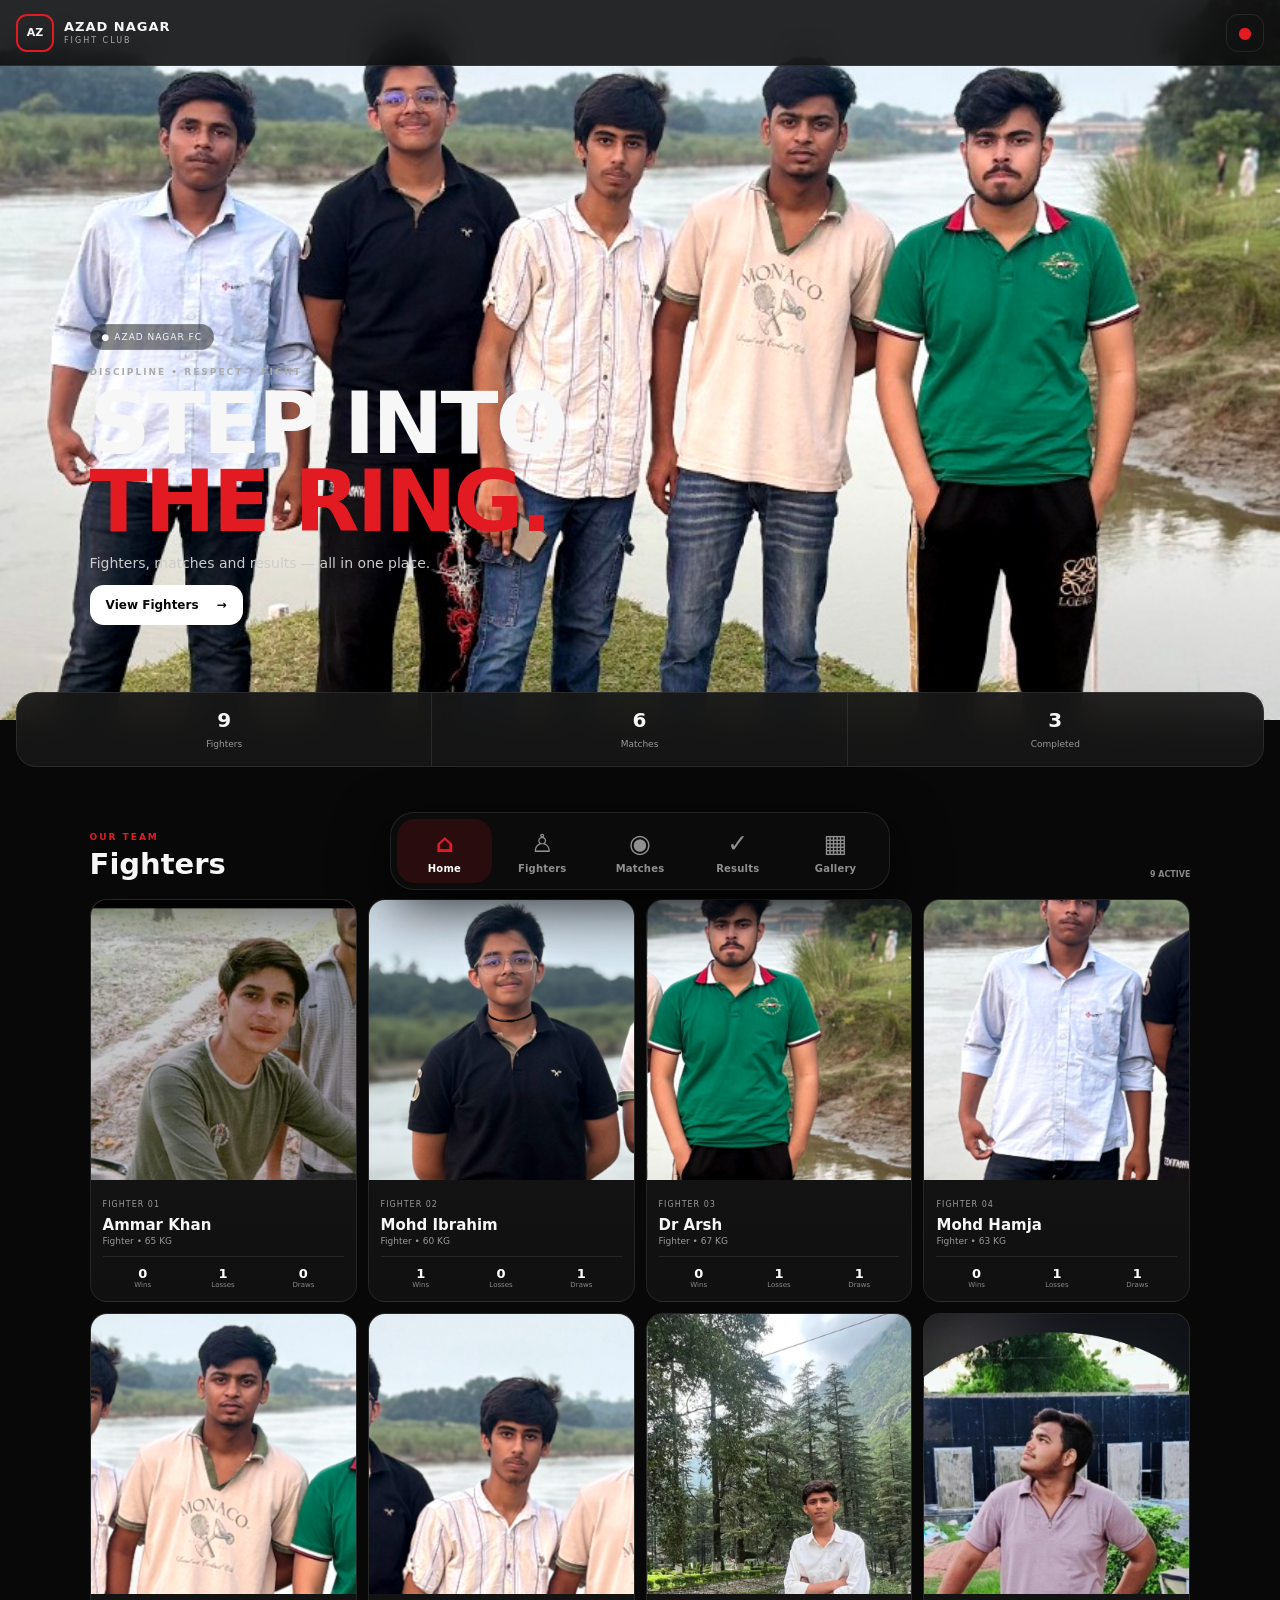
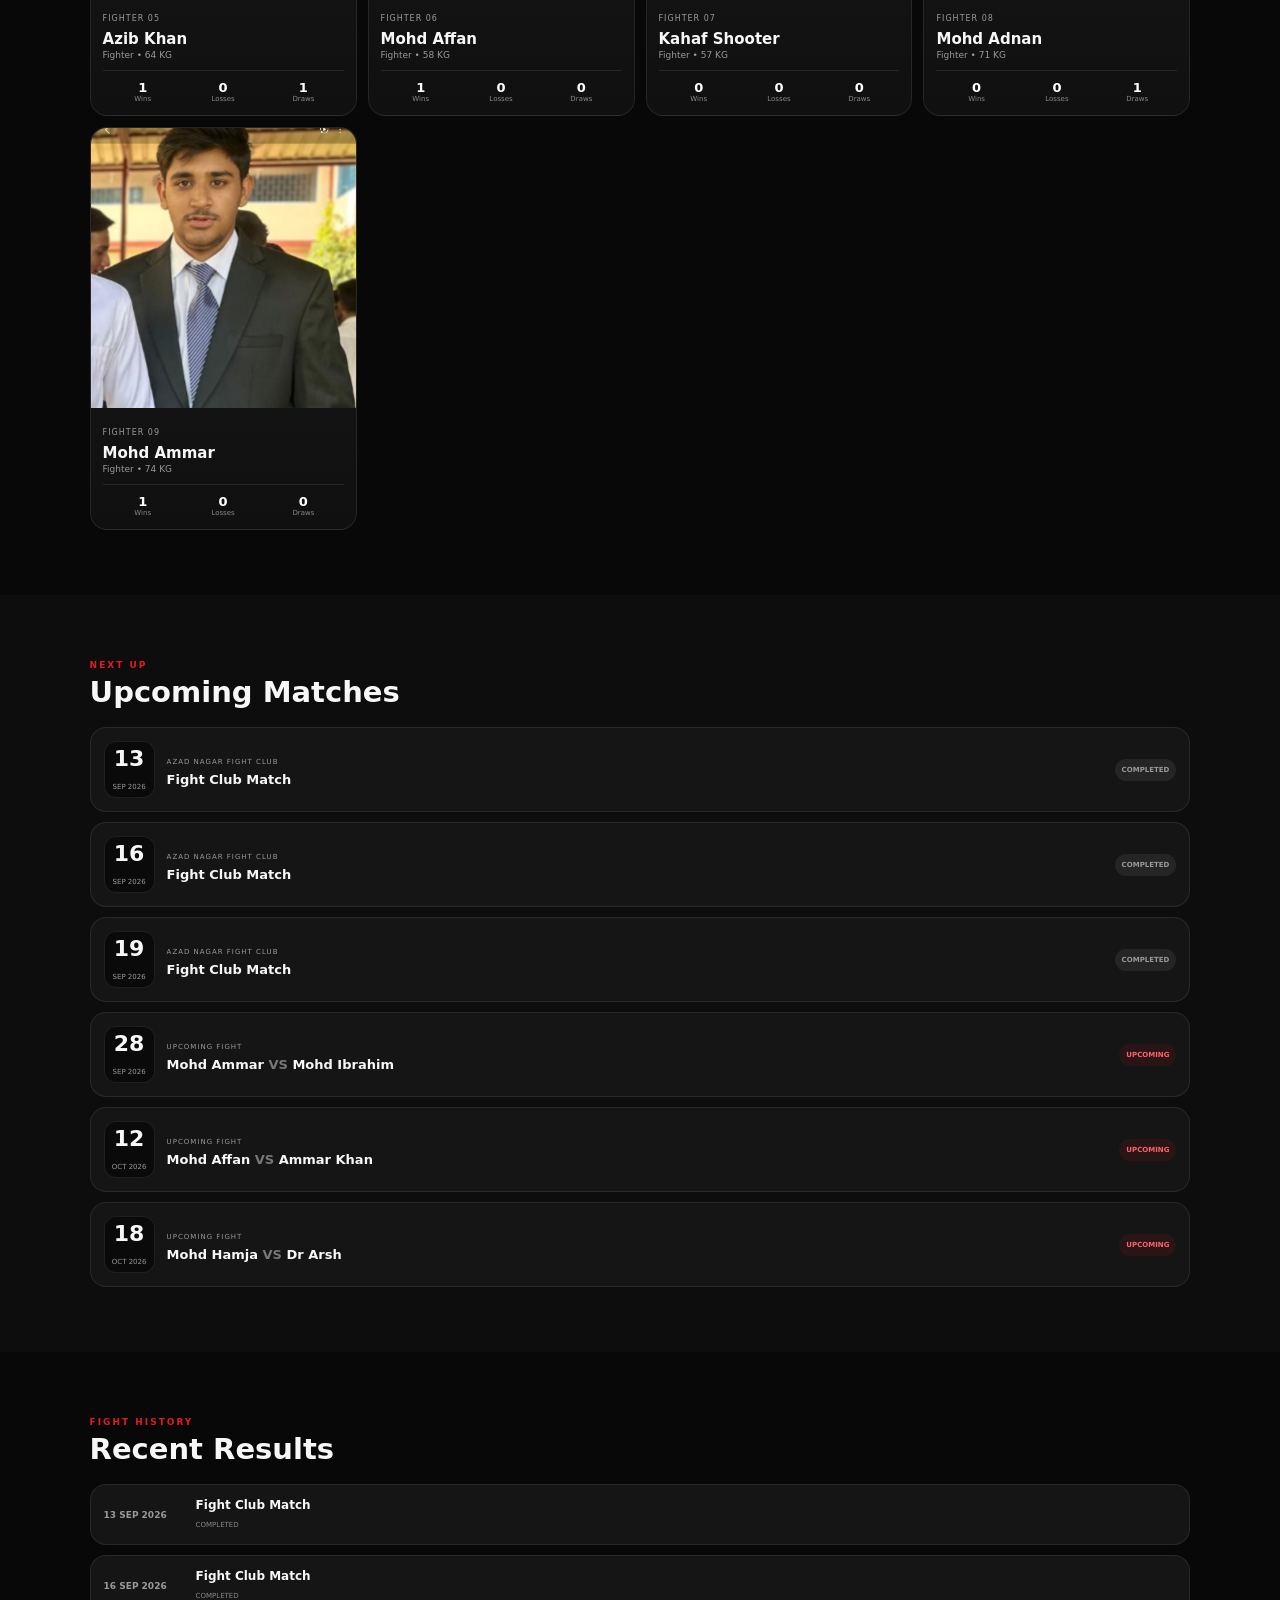
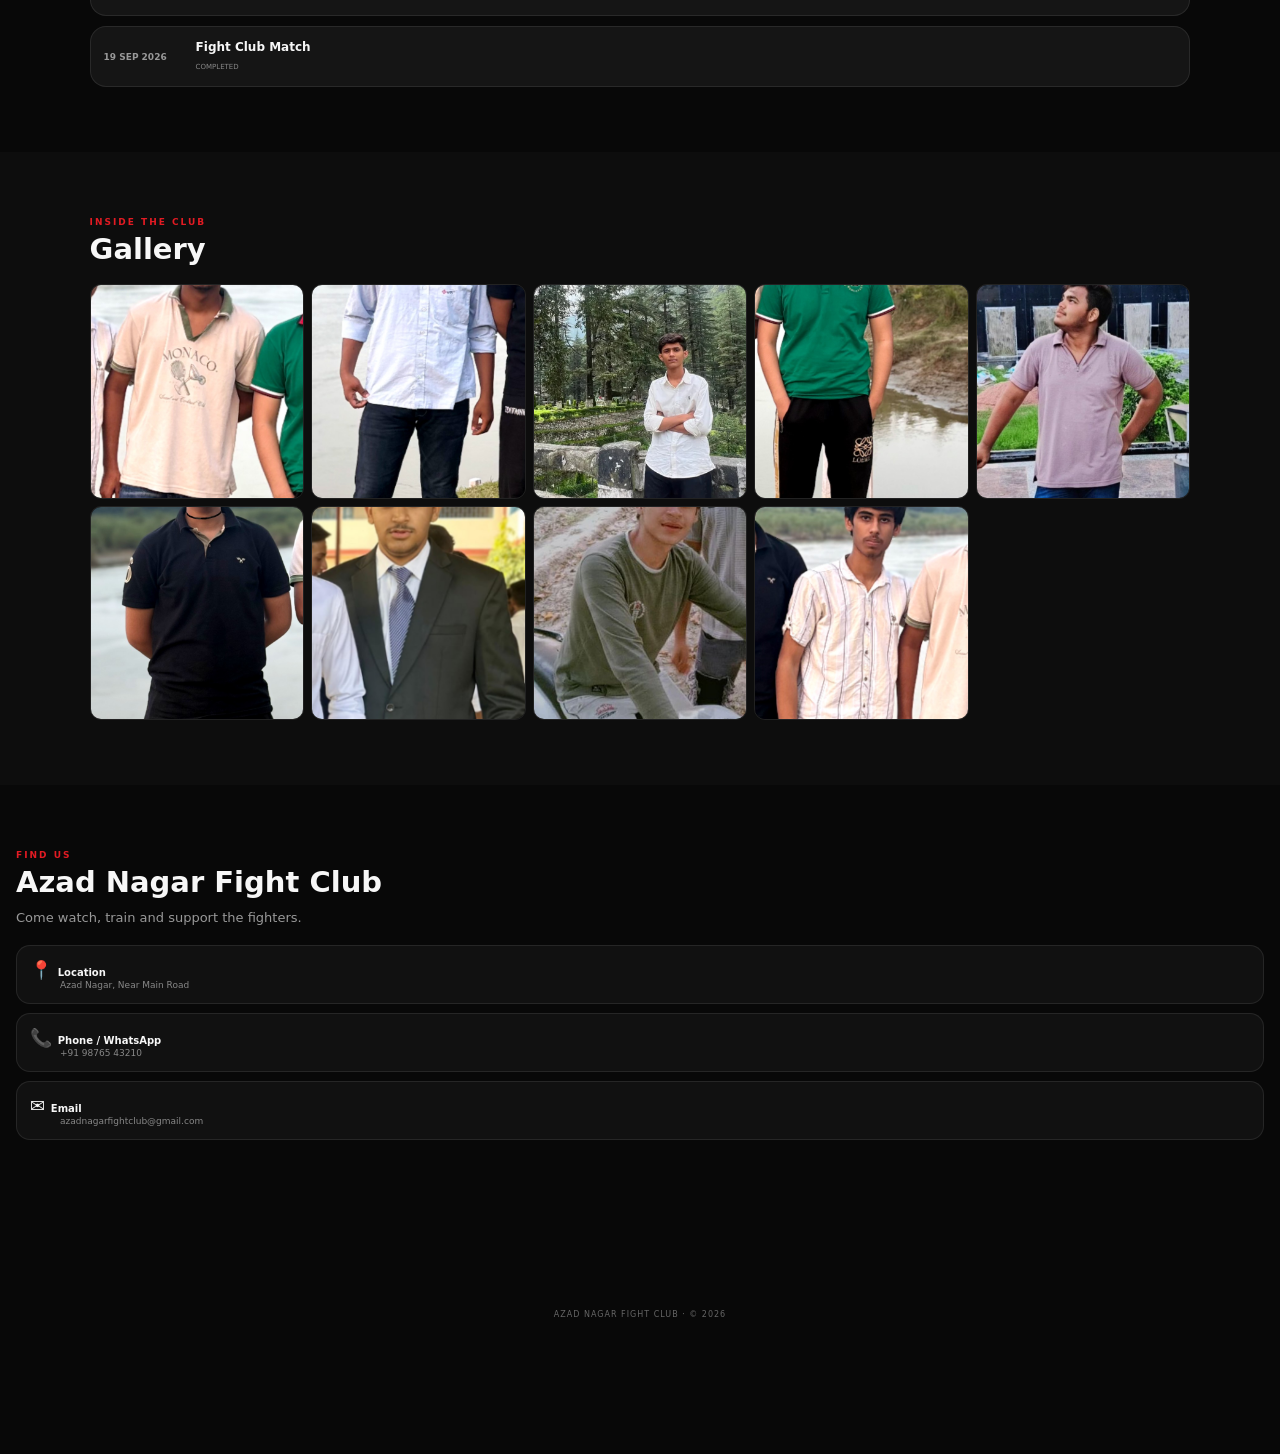
<file: index.html>
<!doctype html><html lang="en"><head>
<meta charset="utf-8"><meta name="viewport" content="width=device-width,initial-scale=1,viewport-fit=cover">
<meta name="theme-color" content="#090909"><meta name="mobile-web-app-capable" content="yes">
<title>Azad Nagar Fight Club</title><link rel="manifest" href="manifest.json"><link rel="stylesheet" href="style.css?v=10">
</head><body><div class="app-shell">
<header class="appbar"><a class="brand" href="#home"><span class="mark">AZ</span><span><b>AZAD NAGAR</b><small>FIGHT CLUB</small></span></a><a class="dot" href="#matches">●</a></header>
<main>
<section id="home" class="hero"><img src="hero-group.jpg" class="hero-bg" alt=""><div class="shade"></div><div class="hero-content"><div class="pill">● AZAD NAGAR FC</div><p class="eyebrow">DISCIPLINE • RESPECT • FIGHT</p><h1>STEP INTO<br><em>THE RING.</em></h1><p class="lead">Fighters, matches and results — all in one place.</p><a class="btn" href="#fighters">View Fighters <b>→</b></a></div></section>
<section class="stats"><div><b id="fighterCountShort">9</b><span>Fighters</span></div><div><b>6</b><span>Matches</span></div><div><b>3</b><span>Completed</span></div></section>
<section id="fighters" class="section"><div class="head"><div><p class="eyebrow red">OUR TEAM</p><h2>Fighters</h2></div><span id="fighterCount"></span></div><div id="fighterGrid" class="fighter-grid"></div></section>
<section id="matches" class="section dark"><div class="head"><div><p class="eyebrow red">NEXT UP</p><h2>Upcoming Matches</h2></div></div><div id="matchList" class="list"></div></section>
<section id="results" class="section"><div class="head"><div><p class="eyebrow red">FIGHT HISTORY</p><h2>Recent Results</h2></div></div><div id="resultList" class="list"></div></section>
<section id="gallery" class="section dark"><div class="head"><div><p class="eyebrow red">INSIDE THE CLUB</p><h2>Gallery</h2></div></div><div class="gallery">
<img src="azib-khan.png" alt="Azib Khan"><img src="mohd-hamja.png" alt="Mohd Hamja"><img src="kahaf-shooter.png" alt="Kahaf Shooter"><img src="dr-arsh.png" alt="Dr Arsh"><img src="mohd-adnan.png" alt="Mohd Adnan"><img src="mohd-ibrahim.png" alt="Mohd Ibrahim"><img src="mohd-ammar.jpg" alt="Mohd Ammar"><img src="ammar-khan.png" alt="Ammar Khan"><img src="mohd-affan.png" alt="Mohd Affan"></div></section>
<section id="contact" class="contact"><p class="eyebrow red">FIND US</p><h2>Azad Nagar Fight Club</h2><p class="muted">Come watch, train and support the fighters.</p><div class="contact-list"><div>📍 <b>Location</b><small>Azad Nagar, Near Main Road</small></div><div>📞 <b>Phone / WhatsApp</b><small>+91 98765 43210</small></div><div>✉️ <b>Email</b><small>azadnagarfightclub@gmail.com</small></div></div></section>
</main>
<nav class="bottom" aria-label="Main navigation">
<a href="#home" data-section="home"><span class="nav-icon">⌂</span><small>Home</small></a>
<a href="#fighters" data-section="fighters"><span class="nav-icon">♙</span><small>Fighters</small></a>
<a href="#matches" data-section="matches"><span class="nav-icon">◉</span><small>Matches</small></a>
<a href="#results" data-section="results"><span class="nav-icon">✓</span><small>Results</small></a>
<a href="#gallery" data-section="gallery"><span class="nav-icon">▦</span><small>Gallery</small></a>
</nav>
<footer>AZAD NAGAR FIGHT CLUB · © 2026</footer></div><script defer src="app.js?v=10"></script></body></html>
</file>
<file: style.css>
:root{--bg:#080808;--s:#151515;--t:#f7f7f7;--m:#999;--line:#ffffff16;--r:#e21b23}*{box-sizing:border-box}html{scroll-behavior:smooth;scroll-padding-top:70px}body{margin:0;background:var(--bg);color:var(--t);font-family:system-ui,-apple-system,Segoe UI,sans-serif;-webkit-font-smoothing:antialiased}a{text-decoration:none;color:inherit}.appbar{position:fixed;z-index:50;top:0;left:0;right:0;height:66px;padding:0 16px;display:flex;align-items:center;justify-content:space-between;background:#090909dd;backdrop-filter:blur(18px);border-bottom:1px solid var(--line)}.brand{display:flex;align-items:center;gap:10px}.mark{width:38px;height:38px;border:2px solid var(--r);border-radius:11px;display:grid;place-items:center;font-size:11px;font-weight:900}.brand span:last-child{display:flex;flex-direction:column;line-height:1}.brand b{font-size:13px;letter-spacing:1px}.brand small{font-size:8px;letter-spacing:2px;color:#aaa;margin-top:4px}.dot{width:38px;height:38px;border:1px solid var(--line);border-radius:12px;display:grid;place-items:center;color:var(--r)}.hero{min-height:720px;position:relative;display:flex;align-items:flex-end;padding:0 20px 95px;isolation:isolate}.hero-bg{position:absolute;inset:0;width:100%;height:100%;object-fit:cover}.shade{position:absolute;inset:0;background:linear-gradient(#0008,#0001 35%,#000 96%);z-index:-1}.hero-content{position:relative;z-index:2}.pill{display:inline-block;padding:7px 11px;border:1px solid var(--line);border-radius:999px;background:#0007;font-size:9px;letter-spacing:1px;margin-bottom:17px}.eyebrow{margin:0 0 8px;color:#aaa;font-size:9px;font-weight:900;letter-spacing:2px}.red{color:var(--r)}h1{font-size:clamp(45px,13vw,85px);line-height:.92;letter-spacing:-3px;margin:0}h1 em{font-style:normal;color:var(--r)}.lead{color:#ccc;max-width:430px;font-size:14px}.btn{display:inline-flex;gap:18px;align-items:center;background:#fff;color:#090909;padding:13px 16px;border-radius:14px;font-size:12px;font-weight:900}.stats{position:relative;margin:-28px 16px 0;z-index:5;display:grid;grid-template-columns:repeat(3,1fr);background:#171717ee;border:1px solid var(--line);border-radius:20px;backdrop-filter:blur(16px)}.stats div{text-align:center;padding:15px 5px;border-right:1px solid var(--line)}.stats div:last-child{border:0}.stats b{display:block;font-size:20px}.stats span{font-size:9px;color:var(--m)}.section{padding:65px 16px}.dark{background:#0d0d0d}.head{display:flex;align-items:end;justify-content:space-between;margin-bottom:20px}.head h2,.contact h2{margin:0;font-size:29px;line-height:1}.head>span{font-size:8px;color:#888;font-weight:800}.fighter-grid{display:grid;grid-template-columns:repeat(2,1fr);gap:11px}.fighter-card{background:linear-gradient(#191919,#101010);border:1px solid var(--line);border-radius:17px;overflow:hidden}.fighter-img{height:210px;background-size:cover;background-position:center 18%;background-color:#222}.fighter-info{padding:12px}.fighter-info .style{font-size:8px;color:#999;letter-spacing:1px}.fighter-info h3{font-size:15px;margin:5px 0 2px}.fighter-info p{margin:0;color:#999;font-size:9px}.record{display:grid;grid-template-columns:repeat(3,1fr);margin-top:10px;padding-top:9px;border-top:1px solid var(--line)}.record span{text-align:center;color:#888;font-size:7px}.record b{display:block;color:#fff;font-size:13px}.list{display:grid;gap:10px}.match-card,.result-card{display:flex;align-items:center;gap:12px;padding:13px;background:var(--s);border:1px solid var(--line);border-radius:16px}.date{min-width:51px;height:57px;background:#0a0a0a;border:1px solid var(--line);border-radius:12px;display:grid;place-items:center}.date strong{font-size:22px;line-height:1}.date span{font-size:7px;color:#999}.match-info{flex:1;min-width:0}.match-info .style{font-size:7px;color:#999;letter-spacing:1px}.match-info h3{font-size:13px;margin:4px 0}.status{font-size:7px;font-weight:900;padding:7px;border-radius:999px}.upcoming{color:#ff6268;background:#e21b2318}.completed{color:#999;background:#fff1}.result-date{min-width:80px;color:#999;font-size:9px;font-weight:800}.result-info strong{font-size:12px;display:block}.result-info span{font-size:7px;color:#888}.gallery{display:grid;grid-template-columns:repeat(3,1fr);gap:7px}.gallery img{width:100%;aspect-ratio:1;object-fit:cover;border-radius:11px;border:1px solid var(--line)}.contact{padding:65px 16px 145px}.muted{color:#999;font-size:13px}.contact-list{display:grid;gap:9px;margin-top:20px}.contact-list div{padding:13px;border:1px solid var(--line);border-radius:14px;background:#111;font-size:18px}.contact-list b{font-size:10px}.contact-list small{display:block;margin-left:30px;color:#888;font-size:9px}.bottom{position:fixed;z-index:60;left:8px;right:8px;bottom:max(10px,env(safe-area-inset-bottom));height:78px;padding:6px;display:grid;grid-template-columns:repeat(5,1fr);gap:3px;background:rgba(12,12,12,.96);backdrop-filter:blur(22px);border:1px solid #ffffff18;border-radius:24px;box-shadow:0 18px 55px #000c}.bottom a{min-width:0;min-height:64px;display:flex;flex-direction:column;align-items:center;justify-content:center;gap:5px;border-radius:18px;color:#8f8f8f;font-size:26px;line-height:1;-webkit-tap-highlight-color:transparent;transition:transform .15s ease,background .15s ease,color .15s ease}.bottom a:active{transform:scale(.92)}.bottom .nav-icon{width:30px;height:30px;display:grid;place-items:center;font-size:25px;font-weight:800}.bottom a small{font-size:10px;line-height:1;font-weight:800;letter-spacing:.2px;white-space:nowrap}.bottom a.active{background:rgba(226,27,35,.14);color:#fff}.bottom a.active .nav-icon{color:var(--r)}footer{text-align:center;padding:25px 16px 135px;color:#666;font-size:8px;letter-spacing:1px}@media(min-width:760px){.fighter-grid{grid-template-columns:repeat(3,1fr)}.fighter-img{height:280px}.gallery{grid-template-columns:repeat(5,1fr)}.section{padding-left:7vw;padding-right:7vw}.hero{padding-left:7vw}.bottom{width:500px;left:50%;right:auto;transform:translateX(-50%)}}@media(min-width:1050px){.fighter-grid{grid-template-columns:repeat(4,1fr)}}
</file>
